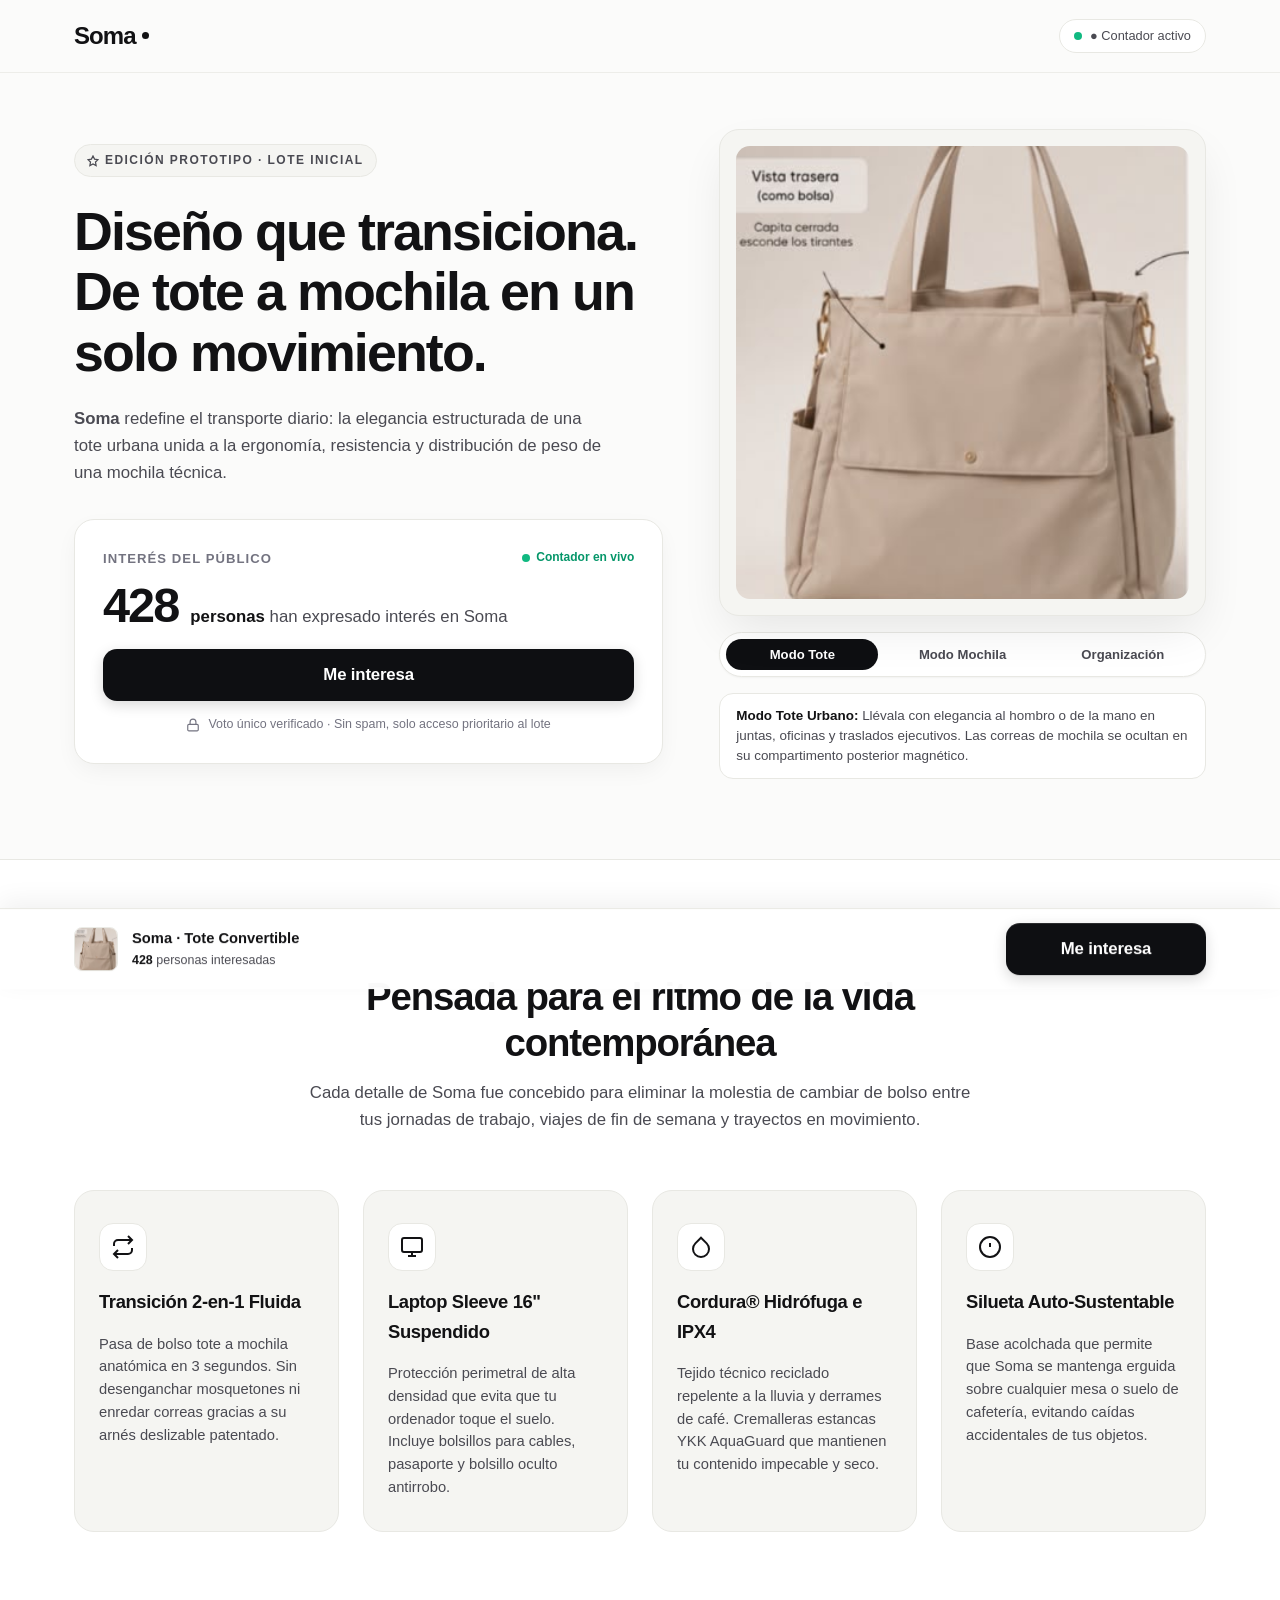
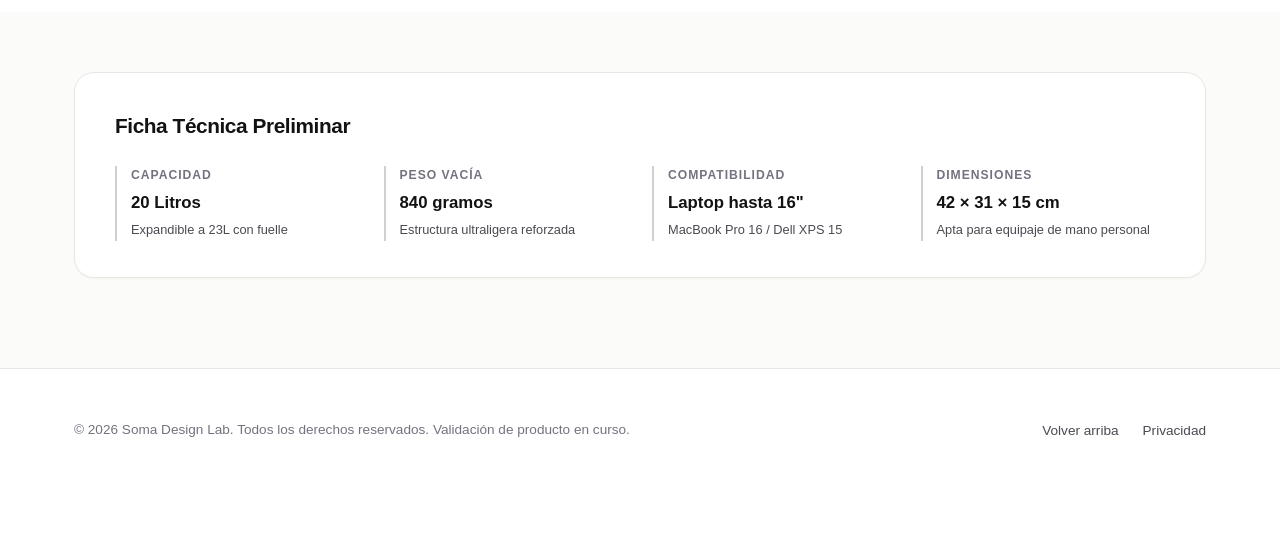
<file: index.html>
<!DOCTYPE html>
<html lang="es">
<head>
  <meta charset="UTF-8">
  <meta name="viewport" content="width=device-width, initial-scale=1.0">
  <title>Soma — Mochila Tote Convertible | Edición Fundadores</title>
  <meta name="description" content="Soma es la mochila tote convertible de diseño minimalista creada para transicionar sin esfuerzo entre tu vida profesional y tus viajes urbanos. Vota y asegura tu acceso prioritario.">
  <link rel="canonical" href="https://taveraedwin.github.io/soma-tote/">
  <meta name="theme-color" content="#0E0F12">

  <!-- Open Graph / Facebook / WhatsApp / LinkedIn -->
  <meta property="og:type" content="website">
  <meta property="og:site_name" content="Soma Design Lab">
  <meta property="og:url" content="https://taveraedwin.github.io/soma-tote/">
  <meta property="og:title" content="Soma — Mochila Tote Convertible">
  <meta property="og:description" content="Diseño que transiciona: de tote a mochila en un solo movimiento. Lote inicial exclusivo para fundadores. Vota con un clic.">
  <meta property="og:image" content="https://taveraedwin.github.io/soma-tote/assets/og-image.png">
  <meta property="og:image:secure_url" content="https://taveraedwin.github.io/soma-tote/assets/og-image.png">
  <meta property="og:image:type" content="image/png">
  <meta property="og:image:width" content="1200">
  <meta property="og:image:height" content="630">
  <meta property="og:image:alt" content="Mochila Tote Convertible Soma — Edición Prototipo">
  <meta property="og:locale" content="es_ES">

  <!-- Twitter / X -->
  <meta name="twitter:card" content="summary_large_image">
  <meta name="twitter:url" content="https://taveraedwin.github.io/soma-tote/">
  <meta name="twitter:title" content="Soma — Mochila Tote Convertible">
  <meta name="twitter:description" content="Diseño que transiciona: de tote a mochila en un solo movimiento. Lote inicial exclusivo para fundadores. Vota con un clic.">
  <meta name="twitter:image" content="https://taveraedwin.github.io/soma-tote/assets/og-image.png">
  <meta name="twitter:image:alt" content="Mochila Tote Convertible Soma">

  <!-- Schema.org JSON-LD -->
  <script type="application/ld+json">
  {
    "@context": "https://schema.org/",
    "@type": "Product",
    "name": "Soma - Mochila Tote Convertible",
    "image": [
      "https://taveraedwin.github.io/soma-tote/assets/og-image.png"
    ],
    "description": "Mochila tote convertible de diseño minimalista con transición de 1 solo movimiento, funda suspendida para laptop de 16 pulgadas y tejido hidrófugo Cordura.",
    "brand": {
      "@type": "Brand",
      "name": "Soma"
    },
    "offers": {
      "@type": "AggregateOffer",
      "priceCurrency": "USD",
      "availability": "https://schema.org/PreOrder",
      "url": "https://taveraedwin.github.io/soma-tote/"
    }
  }
  </script>

  <!-- Favicon e Iconografía -->
  <link rel="icon" type="image/svg+xml" href="data:image/svg+xml,<svg xmlns='http://www.w3.org/2000/svg' viewBox='0 0 100 100'><circle cx='50' cy='50' r='46' fill='%230E0F12'/><circle cx='50' cy='50' r='14' fill='%23FFFFFF'/></svg>">

  <!-- Estilos del Sistema de Diseño -->
  <link rel="stylesheet" href="css/styles.css">
</head>
<body>

  <!-- ======================================================================
       ENCABEZADO / BARRA DE NAVEGACIÓN
       ====================================================================== -->
  <header class="site-header" role="banner">
    <div class="container header-inner">
      <a href="#" class="brand-logo" aria-label="Soma Inicio">
        Soma<span class="brand-dot" aria-hidden="true"></span>
      </a>

      <div class="header-status-badge">
        <span class="live-indicator-dot" aria-hidden="true"></span>
        <span id="connection-status">● Fase de Validación · Acceso Fundadores</span>
      </div>
    </div>
  </header>

  <!-- ======================================================================
       SECCIÓN HERO: PROPUESTA DE VALOR, CONTADOR EN TIEMPO REAL Y BOTÓN
       ====================================================================== -->
  <main id="main-content">
    <section class="hero-section" aria-labelledby="hero-title">
      <div class="container hero-grid">
        
        <!-- Columna Izquierda: Mensaje Editorial y Conversión -->
        <div class="hero-content">
          <div class="editorial-tag">
            <svg width="12" height="12" viewBox="0 0 24 24" fill="none" stroke="currentColor" stroke-width="2.5">
              <polygon points="12 2 15.09 8.26 22 9.27 17 14.14 18.18 21.02 12 17.77 5.82 21.02 7 14.14 2 9.27 8.91 8.26 12 2"></polygon>
            </svg>
            Edición Prototipo · Lote Inicial
          </div>

          <h1 id="hero-title" class="hero-title">
            Diseño que transiciona.<br>
            De tote a mochila en un solo movimiento.
          </h1>

          <p class="hero-subtitle">
            <strong>Soma</strong> redefine el transporte diario: la elegancia estructurada de una tote urbana unida a la ergonomía, resistencia y distribución de peso de una mochila técnica.
          </p>

          <!-- Tarjeta del Contador Público en Tiempo Real y Botón CTA -->
          <div class="interest-card-box" role="region" aria-label="Validación de interés comunitario">
            <div class="counter-display-header">
              <span class="counter-label">Interés del público</span>
              <span class="counter-status-live">
                <span class="live-indicator-dot" aria-hidden="true"></span>
                Contador en vivo
              </span>
            </div>

            <!-- Contador en tiempo real visible y destacado -->
            <div class="counter-hero-number-wrap">
              <span id="counter-value" class="counter-number" aria-live="polite">0</span>
              <span class="counter-phrase">
                <strong>personas</strong> han expresado interés en Soma
              </span>
            </div>

            <!-- Botón de Llamada a la Acción Principal (Texto exacto requerido) -->
            <button 
              id="cta-interest-btn" 
              class="btn-primary-interest" 
              type="button"
              aria-label="Expresar interés en Soma para aumentar el contador público">
              <span>Me interesa</span>
            </button>

            <!-- Mensaje de micro-garantía -->
            <div class="interest-micro-guarantee">
              <svg width="14" height="14" viewBox="0 0 24 24" fill="none" stroke="currentColor" stroke-width="2">
                <rect x="3" y="11" width="18" height="11" rx="2" ry="2"></rect>
                <path d="M7 11V7a5 5 0 0 1 10 0v4"></path>
              </svg>
              <span>Voto único verificado · Sin spam, solo acceso prioritario al lote</span>
            </div>

            <!-- Banner sutil de confirmación sin romper el flujo visual -->
            <div id="confirmation-banner" class="confirmation-banner hidden" role="status" aria-live="assertive">
              <div class="banner-icon" aria-hidden="true">
                <svg width="22" height="22" viewBox="0 0 24 24" fill="none" stroke="currentColor" stroke-width="2.5">
                  <path d="M22 11.08V12a10 10 0 1 1-5.93-9.14"></path>
                  <polyline points="22 4 12 14.01 9 11.01"></polyline>
                </svg>
              </div>
              <div class="banner-text-wrap">
                <span class="banner-headline">¡Interés sumado al contador global!</span>
                <span class="banner-subtext">Tu respaldo ha quedado registrado. Tendrás reservado tu lugar exclusivo en la preventa para fundadores con 30% de descuento.</span>
              </div>
            </div>
          </div>

        </div>

        <!-- Columna Derecha: Contenedor Destacado de Imagen del Producto -->
        <div class="product-showcase-wrapper">
          
          <div id="hero-image-container" class="product-image-container">
            <!--
              NOTA: Para sustituir la imagen por una fotografía real o render 3D:
              1. Guarda tu imagen en `assets/soma-hero.jpg` (o una URL web).
              2. Cambia el atributo `src` abajo.
            -->
            <img 
              id="product-hero-image"
              class="product-hero-image" 
              src="assets/soma-hero.jpeg"
              onerror="this.onerror=null; this.src='assets/soma-hero-placeholder.svg';"
              alt="Mochila Tote Convertible Soma en modo tote urbano"
              loading="eager"
              width="800"
              height="800">
          </div>

          <!-- Selector Interactivo de Modos -->
          <div class="mode-switch-bar" role="tablist" aria-label="Modos de uso de Soma">
            <button class="mode-toggle-btn active" data-mode="tote" role="tab" aria-selected="true">
              Modo Tote
            </button>
            <button class="mode-toggle-btn" data-mode="backpack" role="tab" aria-selected="false">
              Modo Mochila
            </button>
            <button class="mode-toggle-btn" data-mode="organization" role="tab" aria-selected="false">
              Organización
            </button>
          </div>

          <div id="mode-description" class="mode-description-box" aria-live="polite">
            <strong>Modo Tote Urbano:</strong> Llévala con elegancia al hombro o de la mano en juntas, oficinas y traslados ejecutivos. Las correas de mochila se ocultan en su compartimento posterior magnético.
          </div>

        </div>

      </div>
    </section>

    <!-- ======================================================================
         SECCIÓN DE CARACTERÍSTICAS DESTACADAS
         ====================================================================== -->
    <section class="features-section" aria-labelledby="features-title">
      <div class="container">
        
        <div class="section-header">
          <span class="section-label">Ingeniería Funcional</span>
          <h2 id="features-title" class="section-title">Pensada para el ritmo de la vida contemporánea</h2>
          <p class="section-subtitle">
            Cada detalle de Soma fue concebido para eliminar la molestia de cambiar de bolso entre tus jornadas de trabajo, viajes de fin de semana y trayectos en movimiento.
          </p>
        </div>

        <div class="features-grid">
          
          <!-- Característica 1: Versatilidad Convertible -->
          <article class="feature-card">
            <div class="feature-icon-wrap" aria-hidden="true">
              <svg width="24" height="24" viewBox="0 0 24 24" fill="none" stroke="currentColor" stroke-width="2">
                <polyline points="17 1 21 5 17 9"></polyline>
                <path d="M3 11V9a4 4 0 0 1 4-4h14"></path>
                <polyline points="7 23 3 19 7 15"></polyline>
                <path d="M21 13v2a4 4 0 0 1-4 4H3"></path>
              </svg>
            </div>
            <h3 class="feature-title">Transición 2-en-1 Fluida</h3>
            <p class="feature-desc">
              Pasa de bolso tote a mochila anatómica en 3 segundos. Sin desenganchar mosquetones ni enredar correas gracias a su arnés deslizable patentado.
            </p>
          </article>

          <!-- Característica 2: Compartimentos Inteligentes -->
          <article class="feature-card">
            <div class="feature-icon-wrap" aria-hidden="true">
              <svg width="24" height="24" viewBox="0 0 24 24" fill="none" stroke="currentColor" stroke-width="2">
                <rect x="2" y="3" width="20" height="14" rx="2" ry="2"></rect>
                <line x1="8" y1="21" x2="16" y2="21"></line>
                <line x1="12" y1="17" x2="12" y2="21"></line>
              </svg>
            </div>
            <h3 class="feature-title">Laptop Sleeve 16" Suspendido</h3>
            <p class="feature-desc">
              Protección perimetral de alta densidad que evita que tu ordenador toque el suelo. Incluye bolsillos para cables, pasaporte y bolsillo oculto antirrobo.
            </p>
          </article>

          <!-- Característica 3: Resistencia Técnica -->
          <article class="feature-card">
            <div class="feature-icon-wrap" aria-hidden="true">
              <svg width="24" height="24" viewBox="0 0 24 24" fill="none" stroke="currentColor" stroke-width="2">
                <path d="M12 2.69l5.66 5.66a8 8 0 1 1-11.31 0z"></path>
              </svg>
            </div>
            <h3 class="feature-title">Cordura® Hidrófuga e IPX4</h3>
            <p class="feature-desc">
              Tejido técnico reciclado repelente a la lluvia y derrames de café. Cremalleras estancas YKK AquaGuard que mantienen tu contenido impecable y seco.
            </p>
          </article>

          <!-- Característica 4: Ergonomía y Estructura -->
          <article class="feature-card">
            <div class="feature-icon-wrap" aria-hidden="true">
              <svg width="24" height="24" viewBox="0 0 24 24" fill="none" stroke="currentColor" stroke-width="2">
                <circle cx="12" cy="12" r="10"></circle>
                <line x1="12" y1="8" x2="12" y2="12"></line>
                <line x1="12" y1="16" x2="12.01" y2="16"></line>
              </svg>
            </div>
            <h3 class="feature-title">Silueta Auto-Sustentable</h3>
            <p class="feature-desc">
              Base acolchada que permite que Soma se mantenga erguida sobre cualquier mesa o suelo de cafetería, evitando caídas accidentales de tus objetos.
            </p>
          </article>

        </div>

      </div>
    </section>

    <!-- ======================================================================
         SECCIÓN DE ESPECIFICACIONES TÉCNICAS
         ====================================================================== -->
    <section class="specs-section" aria-labelledby="specs-title">
      <div class="container">
        <div class="specs-card">
          <h2 id="specs-title" class="specs-title">Ficha Técnica Preliminar</h2>
          
          <div class="specs-grid">
            <div class="spec-item">
              <span class="spec-key">Capacidad</span>
              <span class="spec-value">20 Litros</span>
              <span class="spec-detail">Expandible a 23L con fuelle</span>
            </div>
            
            <div class="spec-item">
              <span class="spec-key">Peso Vacía</span>
              <span class="spec-value">840 gramos</span>
              <span class="spec-detail">Estructura ultraligera reforzada</span>
            </div>

            <div class="spec-item">
              <span class="spec-key">Compatibilidad</span>
              <span class="spec-value">Laptop hasta 16"</span>
              <span class="spec-detail">MacBook Pro 16 / Dell XPS 15</span>
            </div>

            <div class="spec-item">
              <span class="spec-key">Dimensiones</span>
              <span class="spec-value">42 × 31 × 15 cm</span>
              <span class="spec-detail">Apta para equipaje de mano personal</span>
            </div>
          </div>
        </div>
      </div>
    </section>
  </main>

  <!-- ======================================================================
       BARRA FLOTANTE FIJA INFERIOR (STICKY CONVERSIÓN EN SCROLL)
       ====================================================================== -->
  <aside id="sticky-bar" class="sticky-bar" aria-label="Acceso rápido al contador y registro">
    <div class="container sticky-inner">
      <div class="sticky-info">
        <img class="sticky-thumb" src="assets/soma-hero.jpeg" onerror="this.onerror=null; this.src='assets/soma-hero-placeholder.svg';" alt="Soma miniatura">
        <div class="sticky-text">
          <span class="sticky-title">Soma · Tote Convertible</span>
          <span class="sticky-counter-line">
            <strong id="sticky-counter-value">0</strong> personas interesadas
          </span>
        </div>
      </div>

      <div class="sticky-btn-wrap">
        <button id="sticky-interest-btn" class="btn-primary-interest" type="button">
          <span>Me interesa</span>
        </button>
      </div>
    </div>
  </aside>

  <!-- ======================================================================
       PIE DE PÁGINA (FOOTER)
       ====================================================================== -->
  <footer class="site-footer" role="contentinfo">
    <div class="container footer-inner">
      <p class="footer-copy">
        © 2026 Soma Design Lab. Todos los derechos reservados. Validación de producto en curso.
      </p>
      <ul class="footer-links">
        <li><a href="#hero-title">Volver arriba</a></li>
        <li><a href="#" onclick="alert('Soma es un proyecto de validación de mercado. No compartimos tus datos con terceros.'); return false;">Privacidad</a></li>
      </ul>
    </div>
  </footer>

  <!-- ======================================================================
       SCRIPTS: CONFIGURACIÓN, SERVICIO MODULAR Y CONTROLADOR
       ====================================================================== -->
  <script src="js/config.js"></script>
  <script src="js/counter-service.js"></script>
  <script src="js/app.js"></script>
</body>
</html>
</file>
<file: css/styles.css>
/* ==========================================================================
   SOMA - SISTEMA DE DISEÑO MINIMALISTA Y EDITORIAL (styles.css)
   ========================================================================== */

:root {
  /* Paleta cromática neutra y sobria */
  --bg-primary: #FBFBFA;
  --bg-surface: #FFFFFF;
  --bg-card: #F5F5F2;
  --bg-card-hover: #EFEFEA;
  --border-subtle: #E8E8E3;
  --border-strong: #D1D1CB;

  /* Tipografía y contrastes */
  --text-primary: #121214;
  --text-secondary: #4A4A52;
  --text-muted: #737380;
  --text-inverted: #FFFFFF;

  /* Acentos de estado */
  --accent-black: #0E0F12;
  --accent-black-hover: #23242A;
  --accent-success: #059669;
  --accent-success-bg: #ECFDF5;
  --accent-success-border: #A7F3D0;
  --accent-live: #10B981;
  --accent-live-pulse: rgba(16, 185, 129, 0.35);
  --accent-pill: #F3F4F6;

  /* Sombras arquitectónicas sutiles */
  --shadow-sm: 0 1px 2px rgba(0, 0, 0, 0.04);
  --shadow-md: 0 8px 24px -4px rgba(0, 0, 0, 0.06);
  --shadow-lg: 0 20px 48px -8px rgba(0, 0, 0, 0.09);
  --shadow-xl: 0 32px 64px -12px rgba(0, 0, 0, 0.12);

  /* Radios de borde */
  --radius-sm: 8px;
  --radius-md: 14px;
  --radius-lg: 20px;
  --radius-full: 9999px;

  /* Transiciones */
  --transition-fast: 160ms cubic-bezier(0.16, 1, 0.3, 1);
  --transition-smooth: 280ms cubic-bezier(0.16, 1, 0.3, 1);
}

/* Reset y base tipográfica */
*, *::before, *::after {
  box-sizing: border-box;
  margin: 0;
  padding: 0;
}

html {
  font-family: -apple-system, BlinkMacSystemFont, "Segoe UI", Roboto, "Helvetica Neue", Arial, sans-serif;
  background-color: var(--bg-primary);
  color: var(--text-primary);
  -webkit-font-smoothing: antialiased;
  -moz-osx-font-smoothing: grayscale;
  scroll-behavior: smooth;
  line-height: 1.6;
}

body {
  min-height: 100vh;
  display: flex;
  flex-direction: column;
  overflow-x: hidden;
}

/* Contenedor principal */
.container {
  width: 100%;
  max-width: 1180px;
  margin: 0 auto;
  padding: 0 24px;
}

/* ==========================================================================
   NAVEGACIÓN SUPERIOR
   ========================================================================== */
.site-header {
  position: sticky;
  top: 0;
  z-index: 50;
  background: rgba(251, 251, 250, 0.88);
  backdrop-filter: blur(14px);
  -webkit-backdrop-filter: blur(14px);
  border-bottom: 1px solid rgba(232, 232, 227, 0.7);
  transition: border-color var(--transition-fast);
}

.header-inner {
  display: flex;
  align-items: center;
  justify-content: space-between;
  height: 72px;
}

.brand-logo {
  font-size: 1.5rem;
  font-weight: 800;
  letter-spacing: -0.04em;
  color: var(--text-primary);
  text-decoration: none;
  display: inline-flex;
  align-items: center;
  gap: 6px;
}

.brand-dot {
  width: 7px;
  height: 7px;
  background-color: var(--text-primary);
  border-radius: var(--radius-full);
  display: inline-block;
}

.header-status-badge {
  display: inline-flex;
  align-items: center;
  gap: 8px;
  font-size: 0.8rem;
  font-weight: 500;
  color: var(--text-secondary);
  background: var(--bg-surface);
  border: 1px solid var(--border-subtle);
  padding: 6px 14px;
  border-radius: var(--radius-full);
}

.live-indicator-dot {
  width: 8px;
  height: 8px;
  background-color: var(--accent-live);
  border-radius: var(--radius-full);
  box-shadow: 0 0 0 0 var(--accent-live-pulse);
  animation: pulse-ring 2s infinite;
}

@keyframes pulse-ring {
  0% { box-shadow: 0 0 0 0 var(--accent-live-pulse); }
  70% { box-shadow: 0 0 0 7px rgba(16, 185, 129, 0); }
  100% { box-shadow: 0 0 0 0 rgba(16, 185, 129, 0); }
}

/* ==========================================================================
   SECCIÓN HERO
   ========================================================================== */
.hero-section {
  padding: 56px 0 80px;
}

.hero-grid {
  display: grid;
  grid-template-columns: 1.15fr 0.95fr;
  gap: 56px;
  align-items: center;
}

@media (max-width: 960px) {
  .hero-grid {
    grid-template-columns: 1fr;
    gap: 40px;
  }
}

.hero-content {
  display: flex;
  flex-direction: column;
  gap: 24px;
}

.editorial-tag {
  display: inline-flex;
  align-items: center;
  gap: 6px;
  font-size: 0.75rem;
  font-weight: 700;
  text-transform: uppercase;
  letter-spacing: 0.12em;
  color: var(--text-secondary);
  background: var(--bg-card);
  padding: 6px 12px;
  border-radius: var(--radius-full);
  width: fit-content;
  border: 1px solid var(--border-subtle);
}

.hero-title {
  font-size: clamp(2.2rem, 4.2vw, 3.5rem);
  font-weight: 800;
  line-height: 1.12;
  letter-spacing: -0.035em;
  color: var(--text-primary);
}

.hero-subtitle {
  font-size: clamp(1.05rem, 1.3vw, 1.25rem);
  color: var(--text-secondary);
  line-height: 1.6;
  max-width: 540px;
}

/* ==========================================================================
   CONTADOR PÚBLICO Y ACCIÓN PRINCIPAL (CTA)
   ========================================================================== */
.interest-card-box {
  background: var(--bg-surface);
  border: 1px solid var(--border-subtle);
  border-radius: var(--radius-lg);
  padding: 28px;
  box-shadow: var(--shadow-md);
  margin-top: 8px;
  position: relative;
  overflow: hidden;
}

.counter-display-header {
  display: flex;
  align-items: center;
  justify-content: space-between;
  margin-bottom: 12px;
}

.counter-label {
  font-size: 0.82rem;
  font-weight: 600;
  text-transform: uppercase;
  letter-spacing: 0.08em;
  color: var(--text-muted);
}

.counter-status-live {
  font-size: 0.75rem;
  font-weight: 600;
  color: var(--accent-success);
  display: flex;
  align-items: center;
  gap: 6px;
}

.counter-hero-number-wrap {
  display: flex;
  align-items: baseline;
  gap: 12px;
  margin-bottom: 20px;
}

.counter-number {
  font-size: clamp(2.4rem, 3.8vw, 3.2rem);
  font-weight: 800;
  line-height: 1;
  letter-spacing: -0.04em;
  color: var(--text-primary);
  font-variant-numeric: tabular-nums;
  display: inline-block;
  transition: transform var(--transition-fast);
}

.counter-number.scale-pop {
  transform: scale(1.08);
}

.counter-phrase {
  font-size: 1.05rem;
  font-weight: 500;
  color: var(--text-secondary);
  line-height: 1.35;
}

.counter-phrase strong {
  color: var(--text-primary);
  font-weight: 700;
}

/* Botón "Me interesa" */
.btn-primary-interest {
  width: 100%;
  display: inline-flex;
  align-items: center;
  justify-content: center;
  gap: 10px;
  padding: 16px 28px;
  background-color: var(--accent-black);
  color: var(--text-inverted);
  border: none;
  border-radius: var(--radius-md);
  font-size: 1.05rem;
  font-weight: 600;
  letter-spacing: -0.01em;
  cursor: pointer;
  transition: all var(--transition-smooth);
  box-shadow: 0 4px 14px rgba(0, 0, 0, 0.15);
  position: relative;
  user-select: none;
}

.btn-primary-interest:hover:not(:disabled) {
  background-color: var(--accent-black-hover);
  transform: translateY(-2px);
  box-shadow: 0 8px 24px rgba(0, 0, 0, 0.22);
}

.btn-primary-interest:active:not(:disabled) {
  transform: translateY(0);
}

/* Estado Confirmado ("¡Gracias! Interés registrado") */
.btn-primary-interest.btn-confirmed,
.btn-primary-interest:disabled {
  background-color: var(--accent-success);
  color: #FFFFFF;
  cursor: default;
  transform: none !important;
  box-shadow: 0 4px 14px rgba(5, 150, 105, 0.25);
}

.btn-primary-interest .check-icon {
  width: 20px;
  height: 20px;
  stroke-width: 2.5;
  animation: check-bounce 0.3s cubic-bezier(0.175, 0.885, 0.32, 1.275);
}

@keyframes check-bounce {
  0% { transform: scale(0.6); opacity: 0; }
  100% { transform: scale(1); opacity: 1; }
}

.interest-micro-guarantee {
  display: flex;
  align-items: center;
  justify-content: center;
  gap: 8px;
  font-size: 0.78rem;
  color: var(--text-muted);
  margin-top: 14px;
}

/* Banner de confirmación sutil */
.confirmation-banner {
  margin-top: 16px;
  background: var(--accent-success-bg);
  border: 1px solid var(--accent-success-border);
  border-radius: var(--radius-md);
  padding: 14px 18px;
  display: flex;
  align-items: flex-start;
  gap: 12px;
  transition: all var(--transition-smooth);
}

.confirmation-banner.hidden {
  display: none;
  opacity: 0;
  transform: translateY(-8px);
}

.confirmation-banner.visible {
  display: flex;
  opacity: 1;
  transform: translateY(0);
}

.banner-icon {
  color: var(--accent-success);
  flex-shrink: 0;
  margin-top: 2px;
}

.banner-text-wrap {
  display: flex;
  flex-direction: column;
  gap: 2px;
}

.banner-headline {
  font-size: 0.9rem;
  font-weight: 700;
  color: #065F46;
}

.banner-subtext {
  font-size: 0.82rem;
  color: #047857;
  line-height: 1.45;
}

/* ==========================================================================
   CONTENEDOR DESTACADO DE IMAGEN DEL PRODUCTO (SOMA)
   ========================================================================== */
.product-showcase-wrapper {
  position: relative;
  display: flex;
  flex-direction: column;
  gap: 16px;
}

.product-image-container {
  background: var(--bg-card);
  border: 1px solid var(--border-subtle);
  border-radius: var(--radius-lg);
  padding: 16px;
  box-shadow: var(--shadow-lg);
  position: relative;
  overflow: hidden;
  display: flex;
  align-items: center;
  justify-content: center;
  transition: transform var(--transition-smooth), box-shadow var(--transition-smooth);
}

.product-image-container:hover {
  box-shadow: var(--shadow-xl);
}

.product-image-container.mode-transition {
  opacity: 0.85;
  transform: scale(0.99);
}

.product-hero-image {
  width: 100%;
  height: auto;
  aspect-ratio: 1 / 1;
  object-fit: cover;
  display: block;
  border-radius: var(--radius-md);
  transition: transform var(--transition-smooth);
}

/* Selector interactivo de modos de la mochila */
.mode-switch-bar {
  display: flex;
  align-items: center;
  gap: 8px;
  background: var(--bg-surface);
  border: 1px solid var(--border-subtle);
  padding: 6px;
  border-radius: var(--radius-full);
  box-shadow: var(--shadow-sm);
}

.mode-toggle-btn {
  flex: 1;
  background: transparent;
  border: none;
  font-size: 0.82rem;
  font-weight: 600;
  color: var(--text-secondary);
  padding: 8px 12px;
  border-radius: var(--radius-full);
  cursor: pointer;
  transition: all var(--transition-fast);
  white-space: nowrap;
  text-align: center;
}

.mode-toggle-btn.active {
  background: var(--accent-black);
  color: var(--text-inverted);
}

.mode-description-box {
  background: var(--bg-surface);
  border: 1px solid var(--border-subtle);
  border-radius: var(--radius-md);
  padding: 12px 16px;
  font-size: 0.84rem;
  color: var(--text-secondary);
  line-height: 1.5;
  min-height: 64px;
  transition: opacity var(--transition-fast);
}

.mode-description-box strong {
  color: var(--text-primary);
}

/* ==========================================================================
   SECCIÓN DE CARACTERÍSTICAS DESTACADAS
   ========================================================================== */
.features-section {
  padding: 80px 0;
  border-top: 1px solid var(--border-subtle);
  background: var(--bg-surface);
}

.section-header {
  text-align: center;
  max-width: 680px;
  margin: 0 auto 56px;
  display: flex;
  flex-direction: column;
  gap: 14px;
}

.section-label {
  font-size: 0.78rem;
  font-weight: 700;
  letter-spacing: 0.12em;
  text-transform: uppercase;
  color: var(--text-muted);
}

.section-title {
  font-size: clamp(1.8rem, 3vw, 2.5rem);
  font-weight: 800;
  letter-spacing: -0.03em;
  color: var(--text-primary);
  line-height: 1.2;
}

.section-subtitle {
  font-size: 1.05rem;
  color: var(--text-secondary);
}

.features-grid {
  display: grid;
  grid-template-columns: repeat(4, 1fr);
  gap: 24px;
}

@media (max-width: 1024px) {
  .features-grid {
    grid-template-columns: repeat(2, 1fr);
  }
}

@media (max-width: 600px) {
  .features-grid {
    grid-template-columns: 1fr;
  }
}

.feature-card {
  background: var(--bg-card);
  border: 1px solid var(--border-subtle);
  border-radius: var(--radius-lg);
  padding: 32px 24px;
  display: flex;
  flex-direction: column;
  gap: 16px;
  transition: transform var(--transition-fast), background-color var(--transition-fast);
}

.feature-card:hover {
  transform: translateY(-4px);
  background: var(--bg-card-hover);
}

.feature-icon-wrap {
  width: 48px;
  height: 48px;
  border-radius: var(--radius-md);
  background: var(--bg-surface);
  border: 1px solid var(--border-subtle);
  display: flex;
  align-items: center;
  justify-content: center;
  color: var(--text-primary);
}

.feature-title {
  font-size: 1.15rem;
  font-weight: 700;
  color: var(--text-primary);
  letter-spacing: -0.02em;
}

.feature-desc {
  font-size: 0.92rem;
  color: var(--text-secondary);
  line-height: 1.55;
}

/* ==========================================================================
   TABLA DE ESPECIFICACIONES TÉCNICAS
   ========================================================================== */
.specs-section {
  padding: 60px 0 90px;
}

.specs-card {
  background: var(--bg-surface);
  border: 1px solid var(--border-subtle);
  border-radius: var(--radius-lg);
  padding: 36px 40px;
  box-shadow: var(--shadow-sm);
}

@media (max-width: 768px) {
  .specs-card {
    padding: 24px 20px;
  }
}

.specs-title {
  font-size: 1.3rem;
  font-weight: 800;
  letter-spacing: -0.02em;
  margin-bottom: 24px;
  color: var(--text-primary);
}

.specs-grid {
  display: grid;
  grid-template-columns: repeat(4, 1fr);
  gap: 24px;
}

@media (max-width: 900px) {
  .specs-grid {
    grid-template-columns: repeat(2, 1fr);
  }
}

@media (max-width: 480px) {
  .specs-grid {
    grid-template-columns: 1fr;
  }
}

.spec-item {
  display: flex;
  flex-direction: column;
  gap: 4px;
  border-left: 2px solid var(--border-strong);
  padding-left: 14px;
}

.spec-key {
  font-size: 0.76rem;
  font-weight: 700;
  text-transform: uppercase;
  letter-spacing: 0.08em;
  color: var(--text-muted);
}

.spec-value {
  font-size: 1.05rem;
  font-weight: 700;
  color: var(--text-primary);
}

.spec-detail {
  font-size: 0.8rem;
  color: var(--text-secondary);
}

/* ==========================================================================
   STICKY BAR INFERIOR (CONVERSIÓN EN SCROLL / MÓVIL)
   ========================================================================== */
.sticky-bar {
  position: fixed;
  bottom: 0;
  left: 0;
  right: 0;
  background: rgba(255, 255, 255, 0.94);
  backdrop-filter: blur(16px);
  -webkit-backdrop-filter: blur(16px);
  border-top: 1px solid var(--border-subtle);
  box-shadow: 0 -8px 24px rgba(0, 0, 0, 0.06);
  padding: 14px 0;
  z-index: 99;
  transform: translateY(110%);
  transition: transform var(--transition-smooth);
}

.sticky-bar.sticky-active {
  transform: translateY(0);
}

.sticky-inner {
  display: flex;
  align-items: center;
  justify-content: space-between;
  gap: 20px;
}

.sticky-info {
  display: flex;
  align-items: center;
  gap: 14px;
}

.sticky-thumb {
  width: 44px;
  height: 44px;
  border-radius: var(--radius-sm);
  background: var(--bg-card);
  border: 1px solid var(--border-subtle);
  object-fit: cover;
}

.sticky-text {
  display: flex;
  flex-direction: column;
}

.sticky-title {
  font-size: 0.92rem;
  font-weight: 700;
  color: var(--text-primary);
}

.sticky-counter-line {
  font-size: 0.78rem;
  color: var(--text-secondary);
}

.sticky-counter-line strong {
  color: var(--text-primary);
}

.sticky-btn-wrap {
  min-width: 200px;
}

@media (max-width: 600px) {
  .sticky-thumb {
    display: none;
  }
  .sticky-btn-wrap {
    min-width: 150px;
  }
  .btn-primary-interest {
    padding: 12px 18px;
    font-size: 0.92rem;
  }
}

/* ==========================================================================
   PIE DE PÁGINA (FOOTER)
   ========================================================================== */
.site-footer {
  margin-top: auto;
  border-top: 1px solid var(--border-subtle);
  background: var(--bg-surface);
  padding: 48px 0 90px;
}

.footer-inner {
  display: flex;
  align-items: center;
  justify-content: space-between;
  flex-wrap: wrap;
  gap: 20px;
}

.footer-copy {
  font-size: 0.85rem;
  color: var(--text-muted);
}

.footer-links {
  display: flex;
  gap: 24px;
  list-style: none;
}

.footer-links a {
  font-size: 0.85rem;
  color: var(--text-secondary);
  text-decoration: none;
  transition: color var(--transition-fast);
}

.footer-links a:hover {
  color: var(--text-primary);
}
</file>
